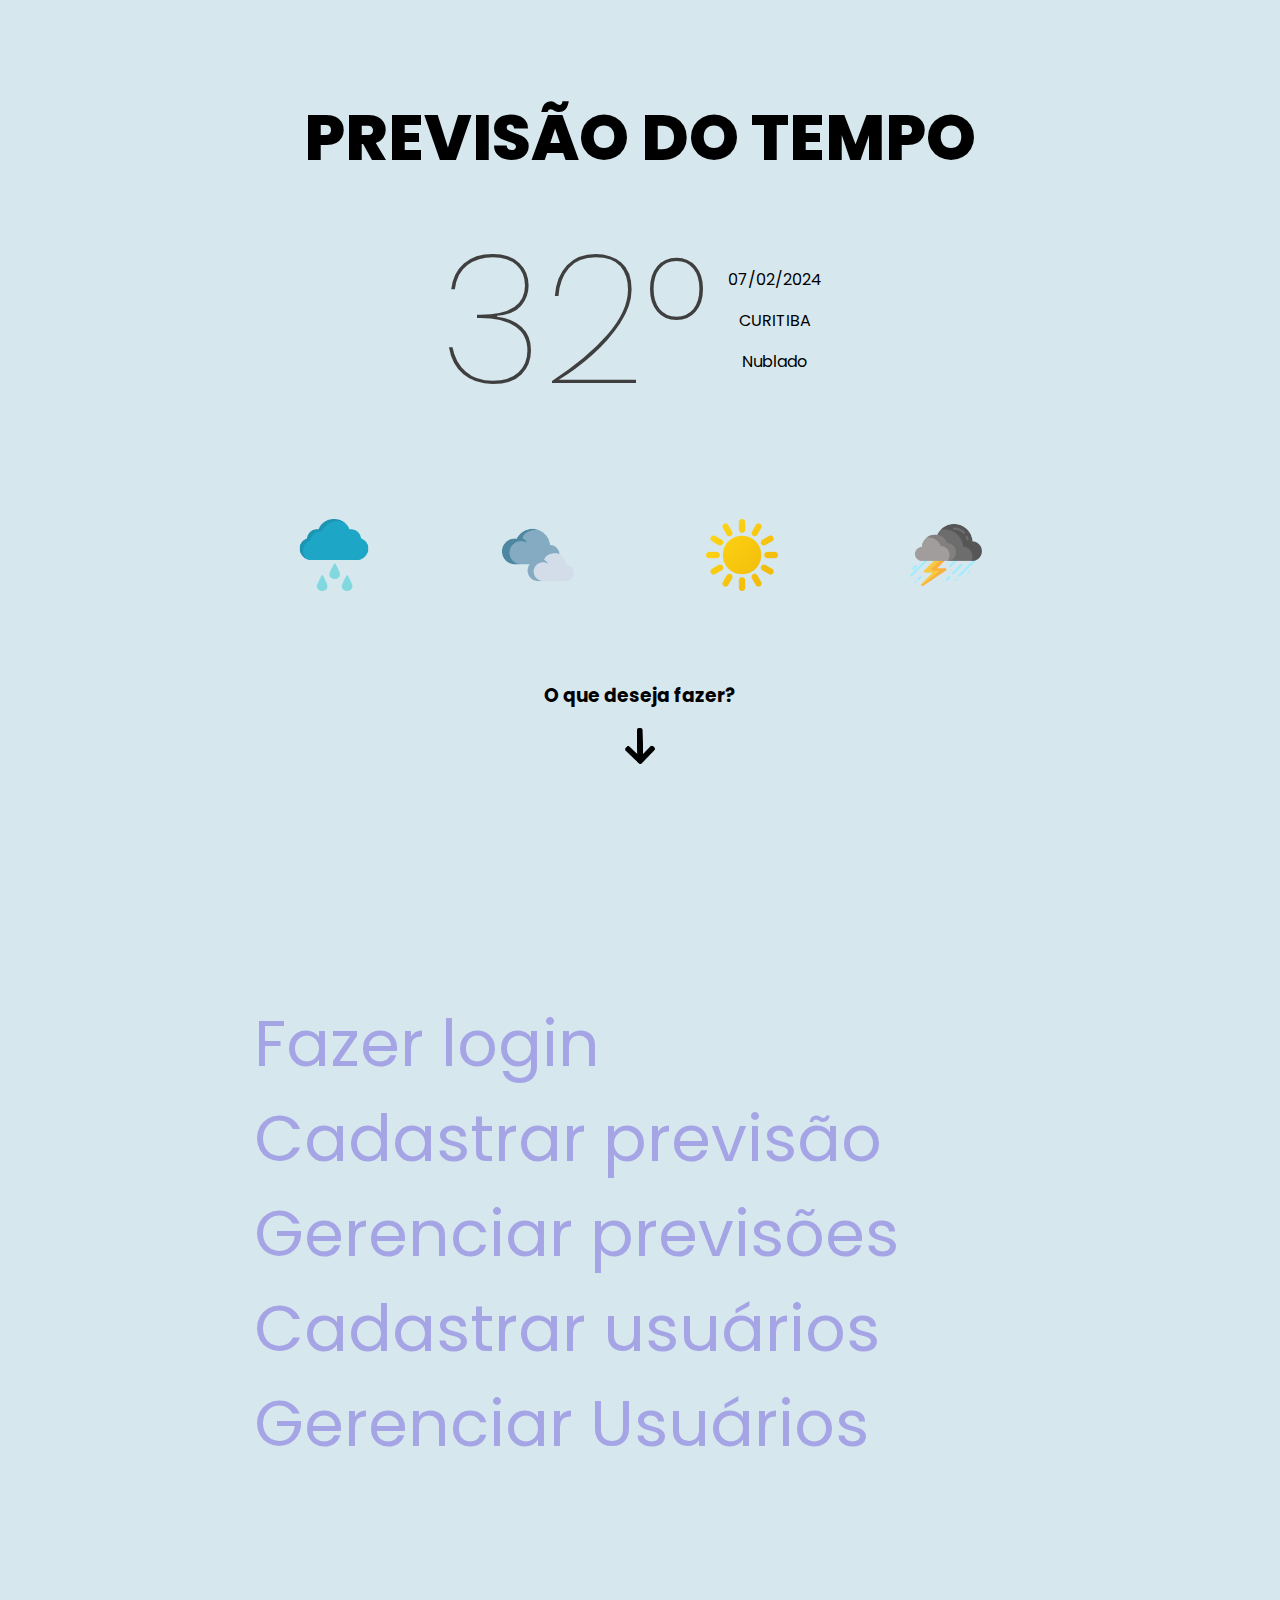
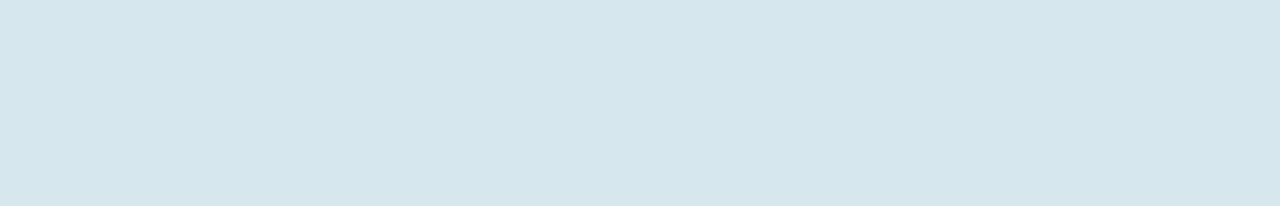
<file: front_api_tempo/home/index.html>
<!DOCTYPE html>
<html lang="en">
<head>
    <meta charset="UTF-8">
    <meta name="viewport" content="width=device-width, initial-scale=1.0">
    <title> Home </title>
    <link rel="stylesheet" href="./styles.css">
    <link rel="icon" type="image/png" sizes="16x16" href="/assets/favicon.ico">

</head>
<body>

    <main>
    <div class="container">
        <div class="texto-previsao">
            <h1 class="titulo"> PREVISÃO DO TEMPO </h3>

                <div class="cards">
                    <div class="cardContainer">
                            <p class="temperatura">32°</p>
                            <div class="card">
                                <p class="data"> 07/02/2024 </p>
                                <p class="cidade">CURITIBA</p>
                                <p class="condicao">Nublado</p>
                                
                            </div>
                          
                        </div>
                      </div>

                <div class="icones">
                    <img class="icone" src="../assets/chuvoso.png" alt="icone chuva">
                    <img class="icone" src="../assets/nublado.png" alt="ícone nublado">
                    <img class="icone" src="../assets/sol.png" alt="ícone nublado">
                    <img class="icone" src="../assets/tempestade.png" alt="ícone nublado">
                </div>  

           
                <h3 class="subtitle-text"> O que deseja fazer? </h3>
                <div class="img_seta">
                    <a href="#gerenciar"> <!-- Adicionando o ID do destino após o # -->
                        <img class="seta" src="../assets/seta-esquerda.png" alt="Voltar">
                    </a>         

            </div>
           
   
        
        <div id="gerenciar" class="links"> 
            <a href="../login/login.html"> Fazer login </a><br>
            <a href="../cadastro tempo/cadastro_tempo.html"> Cadastrar previsão </a><br>
            <a href="../gerenciamento previsao/gerenciar_previsoes.html"> Gerenciar previsões </a><br>
            <a href="../cadastro usuário/cadastro_usuario.html"> Cadastrar usuários </a><br>
            <a href="../gerenciar usuários/gerenciar_usuarios.html"> Gerenciar Usuários </a><br>
        </div>

    </main>

</body>
</html>
</file>
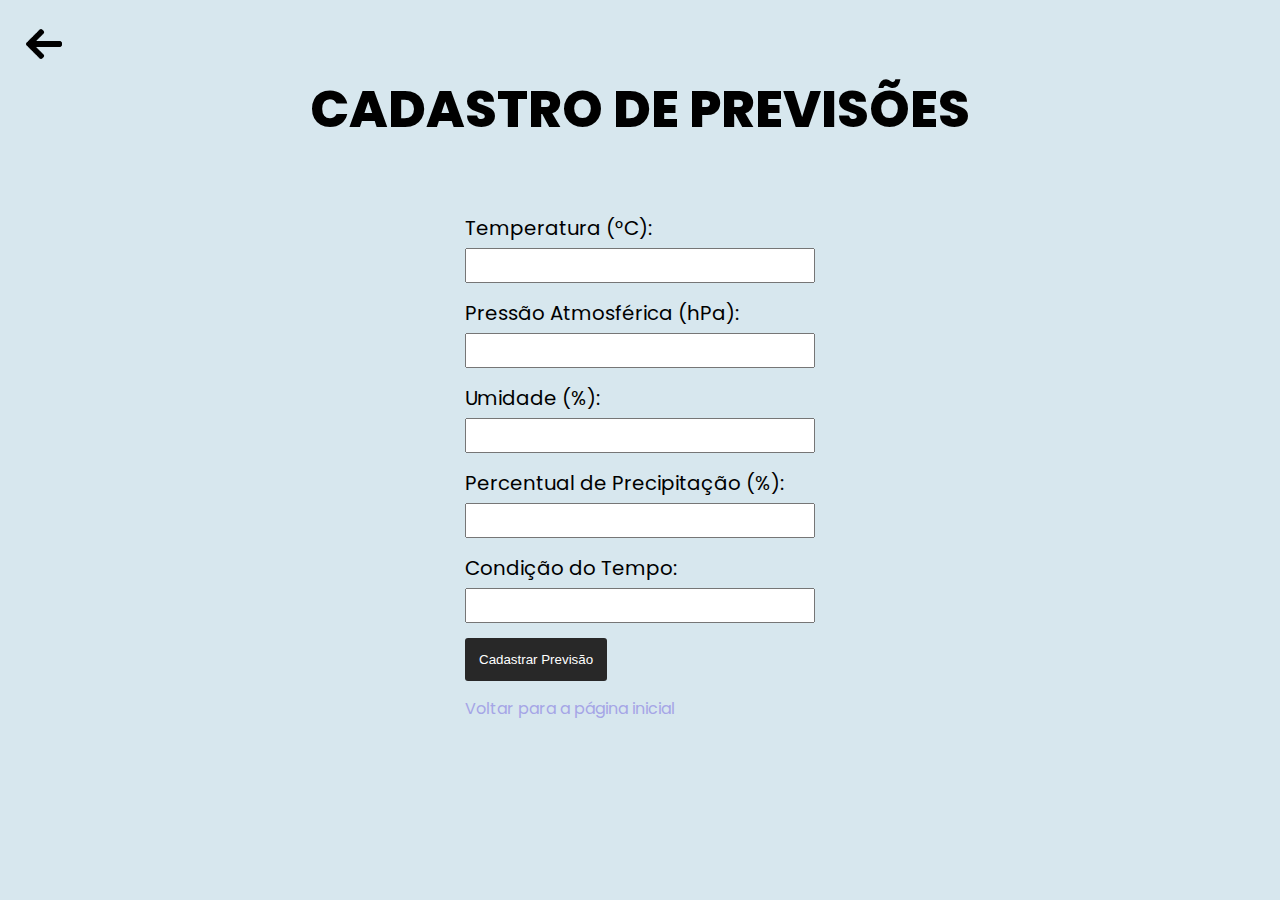
<file: front_api_tempo/cadastro tempo/cadastro_tempo.html>
<!DOCTYPE html>
<html lang="en">
<head>
    <meta charset="UTF-8">
    <meta name="viewport" content="width=device-width, initial-scale=1.0">
    <title>Cadastro de Previsão</title>
    <link rel="stylesheet" href="cadastro_tempo.css">
    <link rel="icon" type="image/png" sizes="16x16" href="/assets/favicon.ico">
</head>
<body>
  <main>
    <div class="home">
        <a href="../home/index.html#gerenciar"> <!-- Adicionando #gerenciar ao link -->
            <img class="img" src="../assets/seta-esquerda.png" alt="Voltar">
        </a>
    </div>
    
    <h2 class="titulo">CADASTRO DE PREVISÕES</h2>

    <div class="formulario">

        <div class="form-group">
            <label for="temperature">Temperatura (°C):</label>
            <input type="text" id="temperature" name="temperature" required>
        </div>

        <div class="form-group">
            <label for="pressure">Pressão Atmosférica (hPa):</label>
            <input type="text" id="pressure" name="pressure" required>
        </div>

        <div class="form-group">
            <label for="humidity">Umidade (%):</label>
            <input type="text" id="humidity" name="humidity" required>
        </div>

        <div class="form-group">
            <label for="precipitation">Percentual de Precipitação (%):</label>
            <input type="text" id="precipitation" name="precipitation" required>
        </div>

        <div class="form-group">
            <label for="weather_condition"> Condição do Tempo: </label>
            <input type="text" id="weather_condition" name="weather_condition" required>
        </div>

        <div class="form-group">
            <button type="submit">Cadastrar Previsão</button>
        </div>

        <a href="../home/index.html"> Voltar para a página inicial </a>

    </div>



  </main>  
</body>
</html>
</file>
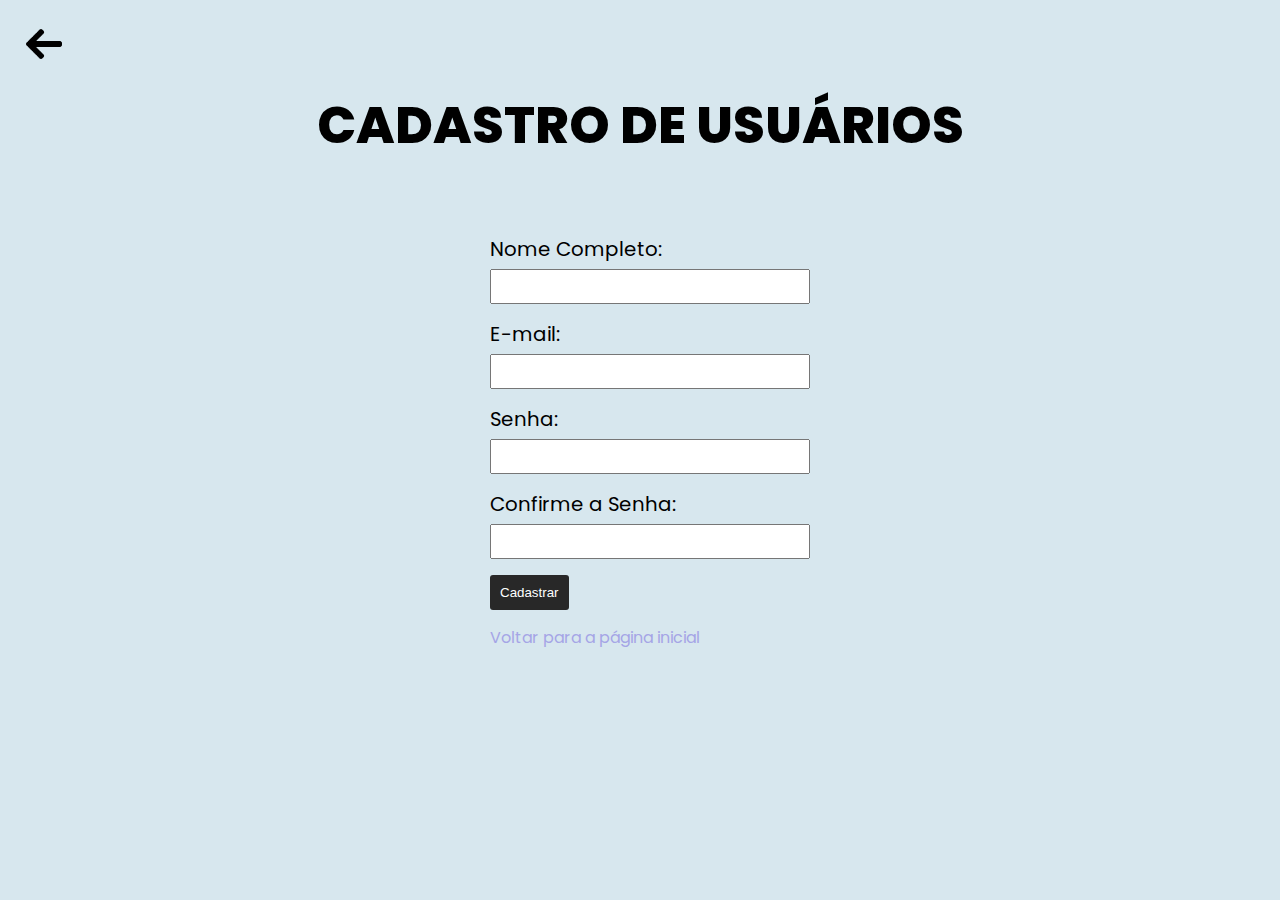
<file: front_api_tempo/cadastro usuário/cadastro_usuario.html>
<!DOCTYPE html>
<html lang="en">
<head>
    <meta charset="UTF-8">
    <meta name="viewport" content="width=device-width, initial-scale=1.0">
    <title>Cadastrar</title>
    <link rel="stylesheet" href="cadastro_usuario.css">
    <link rel="icon" type="image/png" sizes="16x16" href="/assets/favicon.ico">
    <style>
        .error-message {
            color: red;
        }
    </style>
</head>
<body>

    <main>

        <div class="home">
            <a href="../home/index.html#gerenciar"> <!-- Adicionando #gerenciar ao link -->
                <img class="img" src="../assets/seta-esquerda.png" alt="Voltar">
            </a>
        </div>

        <h2 class="titulo"> CADASTRO DE USUÁRIOS </h2>

        <div class="signup-container">

            <div class="form-group">
                <label for="fullname">Nome Completo:</label>
                <input type="text" id="fullname" name="fullname" required>
            </div>

            <div class="form-group">
                <label for="email">E-mail:</label>
                <input type="email" id="email" name="email" required>
            </div>

            <div class="form-group">
                <label for="password">Senha:</label>
                <input type="password" id="password" name="password" required>
            </div>

            <div class="form-group">
                <label for="confirm-password">Confirme a Senha:</label>
                <input type="password" id="confirm-password" name="confirm-password" required>
                <p id="password-error" class="error-message"></p>
            </div>

            <div class="form-group">
                <button type="button" onclick="validatePassword()">Cadastrar</button>
            </div>

            <a href="../home/index.html"> Voltar para a página inicial </a>

        </div>
    </main>

    <script>
        function validatePassword() {
            var password = document.getElementById("password").value;
            var confirmPassword = document.getElementById("confirm-password").value;
            var errorElement = document.getElementById("password-error");

            if (password !== confirmPassword) {
                errorElement.textContent = "As senhas não coincidem!";
            } else {
                errorElement.textContent = "";
                // Aqui você pode adicionar a lógica para enviar o formulário ou fazer outras ações
                // Exemplo: document.getElementById("signup-form").submit();
            }
        }
    </script>

</body>
</html>
</file>
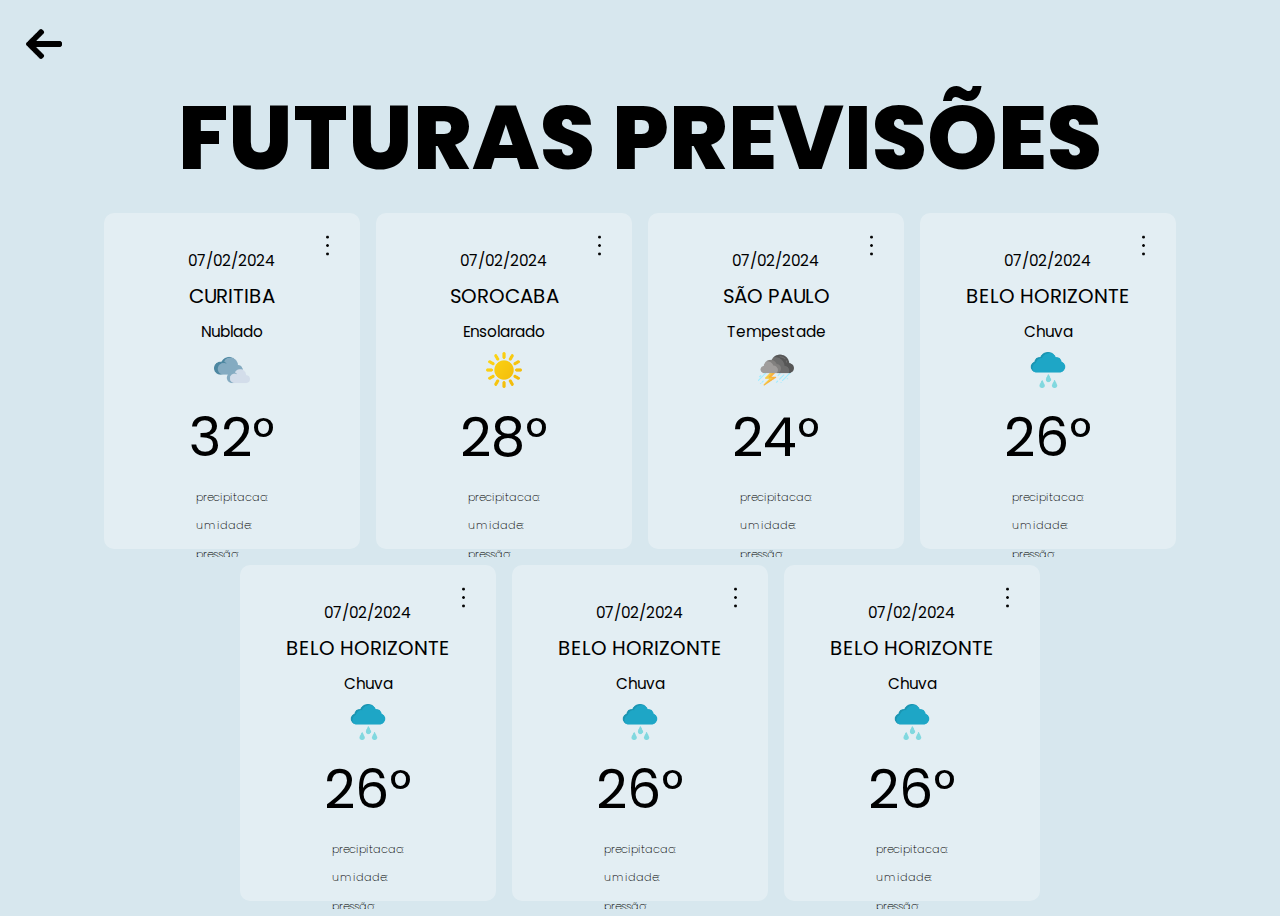
<file: front_api_tempo/gerenciamento previsao/gerenciar_previsoes.html>
<!DOCTYPE html>
<html lang="en">
<head>
    <meta charset="UTF-8">
    <meta name="viewport" content="width=device-width, initial-scale=1.0">
    <title>Gerenciamento de Previsões do Tempo</title>
    <link rel="stylesheet" href="gerenciar_previsoes.css">
    <link rel="icon" type="image/png" sizes="16x16" href="/assets/favicon.ico">
</head>
<body>

    <main>

      <div class="home">
        <a href="../home/index.html#gerenciar"> <!-- Adicionando #gerenciar ao link -->
            <img class="img" src="../assets/seta-esquerda.png" alt="Voltar">
        </a>
    </div>

        <div class="titulo"> FUTURAS PREVISÕES </div>
        <!-- CARD 1 -->
        <div class="cards">
        <div class="cardContainer">
            <div class="card">
             <img class="opcoes" src="../assets/opcoes.png" alt="botões de opções">
                <p class="data"> 07/02/2024 </p>
              <p class="cidade">CURITIBA</p>
              <p class="condicao">Nublado</p>
              <img class="img" src="../assets/nublado.png" alt="Nublado">
              <p class="temperatura">32°</p>
              <div class="outros">
                
                  <p class="precipitacao">precipitacao:</p>
                  <p class="umidade">umidade:</p>
                  <p class="pressao">pressão:</p>
              </div>
            </div>
          </div>
          
        <!-- CARD 2 -->
        <div class="cardContainer">
            <div class="card">
              <img class="opcoes" src="../assets/opcoes.png" alt="botões de opções">
                <p class="data"> 07/02/2024 </p>
              <p class="cidade">SOROCABA</p>
              <p class="condicao">Ensolarado</p>
              <img class="img" src="../assets/sol.png" alt="sol">
              <p class="temperatura">28°</p>
              <div class="outros">
                  <p class="precipitacao">precipitacao:</p>
                  <p class="umidade">umidade:</p>
                  <p class="pressao">pressão:</p>
              </div>
            </div>
          </div>

        <!-- CARD 3 -->
        <div class="cardContainer">
            <div class="card">
              <img class="opcoes" src="../assets/opcoes.png" alt="botões de opções">
                <p class="data"> 07/02/2024 </p>
              <p class="cidade">SÃO PAULO</p>
              <p class="condicao">Tempestade</p>
              <img class="img" src="../assets/tempestade.png" alt="sol">
              <p class="temperatura">24°</p>
              <div class="outros">
                  <p class="precipitacao">precipitacao:</p>
                  <p class="umidade">umidade:</p>
                  <p class="pressao">pressão:</p>
              </div>
            </div>
          </div>

        <!-- CARD 4 -->
        <div class="cardContainer">
            <div class="card">
              <img class="opcoes" src="../assets/opcoes.png" alt="botões de opções">
                <p class="data"> 07/02/2024 </p>  
              <p class="cidade"> BELO HORIZONTE</p>
              <p class="condicao">Chuva</p>
              <img class="img" src="../assets/chuvoso.png" alt="sol">
              <p class="temperatura">26°</p>
              <div class="outros">
                  <p class="precipitacao">precipitacao:</p>
                  <p class="umidade">umidade:</p>
                  <p class="pressao">pressão:</p>
              </div>
            </div>
          </div>


        <!-- CARD 5 -->
        <div class="cardContainer">
            <div class="card">
              <img class="opcoes" src="../assets/opcoes.png" alt="botões de opções">
                <p class="data"> 07/02/2024 </p>  
              <p class="cidade"> BELO HORIZONTE</p>
              <p class="condicao">Chuva</p>
              <img class="img" src="../assets/chuvoso.png" alt="sol">
              <p class="temperatura">26°</p>
              <div class="outros">
                  <p class="precipitacao">precipitacao:</p>
                  <p class="umidade">umidade:</p>
                  <p class="pressao">pressão:</p>
              </div>
            </div>
          </div>
       

        <!-- CARD 5 -->
        <div class="cardContainer">
            <div class="card">
              <img class="opcoes" src="../assets/opcoes.png" alt="botões de opções">
                <p class="data"> 07/02/2024 </p>  
              <p class="cidade"> BELO HORIZONTE</p>
              <p class="condicao">Chuva</p>
              <img class="img" src="../assets/chuvoso.png" alt="sol">
              <p class="temperatura">26°</p>
              <div class="outros">
                  <p class="precipitacao">precipitacao:</p>
                  <p class="umidade">umidade:</p>
                  <p class="pressao">pressão:</p>
              </div>
            </div>
          </div>
       
            <!-- CARD 6 -->
            <div class="cardContainer">
                <div class="card">
                  <img class="opcoes" src="../assets/opcoes.png" alt="botões de opções">
                    <p class="data"> 07/02/2024 </p>  
                  <p class="cidade"> BELO HORIZONTE</p>
                  <p class="condicao">Chuva</p>
                  <img class="img" src="../assets/chuvoso.png" alt="sol">
                  <p class="temperatura">26°</p>
                  <div class="outros">
                      <p class="precipitacao">precipitacao:</p>
                      <p class="umidade">umidade:</p>
                      <p class="pressao">pressão:</p>
                  </div>
                </div>
              </div>
          
       
    </main>
</body>
</html>
</file>
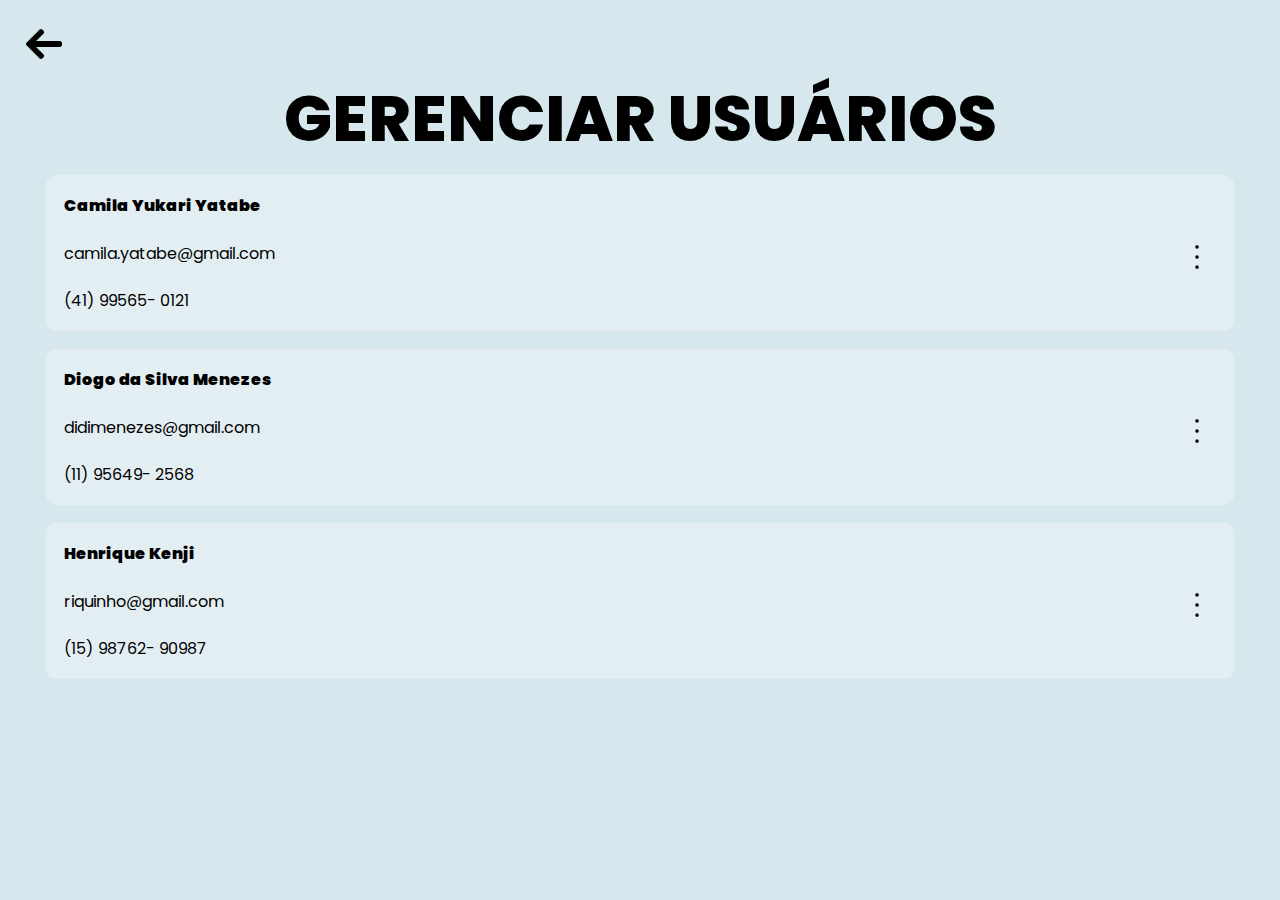
<file: front_api_tempo/gerenciar usuários/gerenciar_usuarios.html>
<!DOCTYPE html>
<html lang="en">
<head>
    <meta charset="UTF-8">
    <meta name="viewport" content="width=device-width, initial-scale=1.0">
    <title>Gerenciar Usuários</title>
    <link rel="stylesheet" href="../gerenciar usuários/gerenciar_usuarios.css">
</head>
<body>
    <main>

        <!-- VOLTAR PARA PÁGINA INICIAL -->
        <div class="home">
            <a href="../home/index.html">
                <img class="img" src="../assets/seta-esquerda.png" alt="Voltar">
            </a>
        </div>

        <!-- TITULO GERENCIAR USUÁRIOS -->
        <div class="titulo">
            <p class="titulo"> GERENCIAR USUÁRIOS</p>
        </div>
        
         <!-- CARD 1 -->
         <div class="cards">
                <div class="card">
                 <img class="opcoes" src="../assets/opcoes.png" alt="botões de opções">
                  <p class="texto" id="nome">Camila Yukari Yatabe</p>
                  <p class="texto">camila.yatabe@gmail.com</p>
                  <p class="texto">(41) 99565- 0121</p>
    
              </div>

         <!-- CARD 1 -->
         <div class="cards">
                <div class="card">
                 <img class="opcoes" src="../assets/opcoes.png" alt="botões de opções">
                  <p class="texto" id="nome"> Diogo da Silva Menezes</p>
                  <p class="texto">didimenezes@gmail.com</p>
                  <p class="texto">(11) 95649- 2568</p>
              </div>

         <!-- CARD 1 -->
         <div class="cards">
                <div class="card">
                 <img class="opcoes" src="../assets/opcoes.png" alt="botões de opções">
                  <p class="texto" id="nome">Henrique Kenji</p>
                  <p class="texto">riquinho@gmail.com</p>
                  <p class="texto">(15) 98762- 90987</p>
              </div>

        
    </main>
    
</body>
</html>
</file>
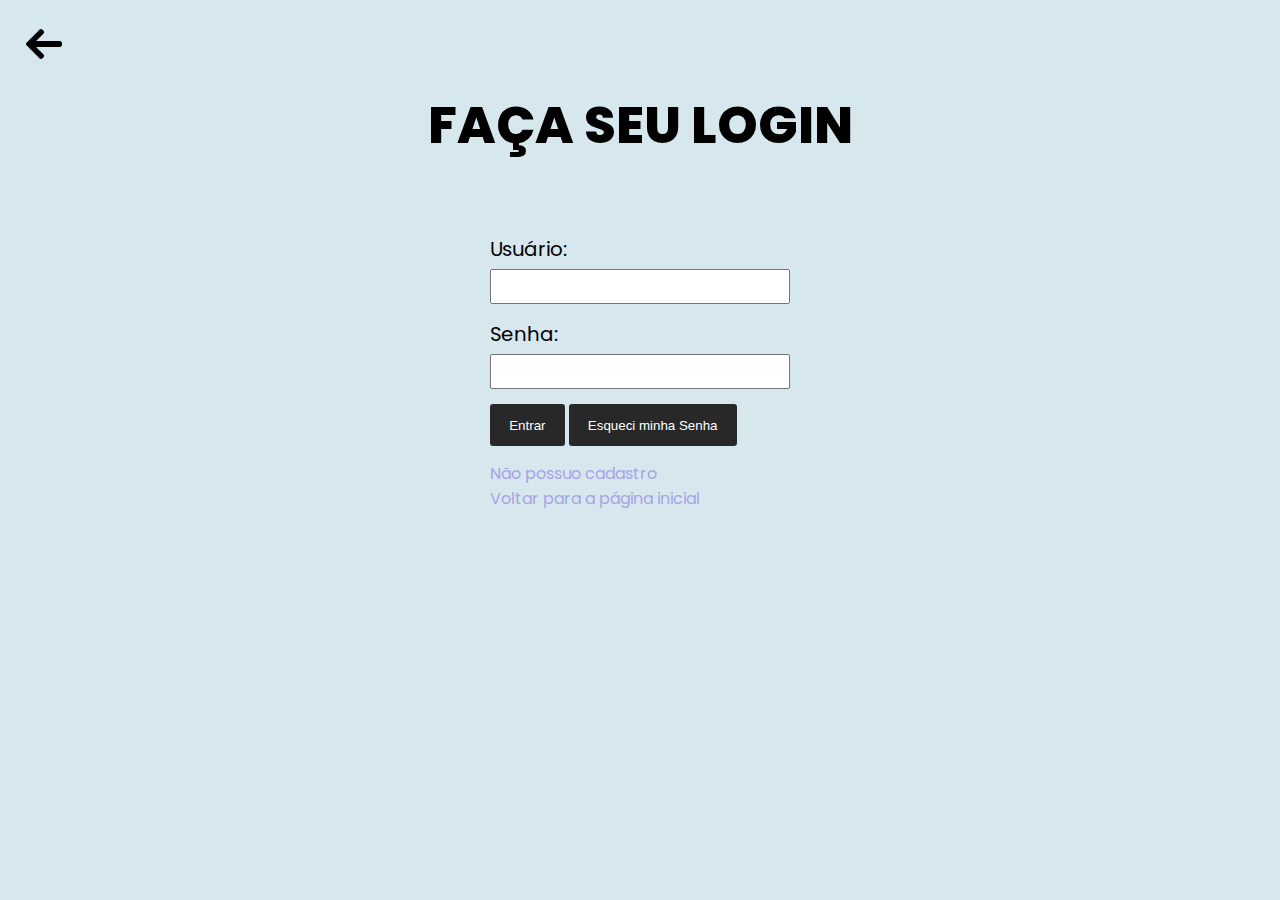
<file: front_api_tempo/login/login.html>
<!DOCTYPE html>
<html lang="en">
<head>
    <meta charset="UTF-8">
    <meta name="viewport" content="width=device-width, initial-scale=1.0">
    <title> Login  </title>
    <link rel="stylesheet" href="login.css">
    <link rel="icon" type="image/png" sizes="16x16" href="/assets/favicon.ico">
</head>
<body>
    
    <div class="home">
        <a href="../home/index.html#gerenciar"> <!-- Adicionando #gerenciar ao link -->
            <img class="img" src="../assets/seta-esquerda.png" alt="Voltar">
        </a>
    </div>

    <h2 class="titulo">FAÇA SEU LOGIN</h2>
    
    <div class="login-container">

        <div class="form-group">
            <label for="username">Usuário:</label>
            <input type="text" id="username" name="username" required>
        </div>

        <div class="form-group">
            <label for="password">Senha:</label>
            <input type="password" id="password" name="password" required>
        </div>

        <div class="form-group">
            <button type="submit">Entrar</button>
            <button type="button" class="forgot-password">Esqueci minha Senha</button>
        </div>

        <div>
            <a href="../cadastro usuário/cadastro_usuario.html"> Não possuo cadastro</a>
        </div>

        <a href="../home/index.html"> Voltar para a página inicial </a>

    </div>

</body>
</html>
</file>
<file: front_api_tempo/home/styles.css>
@import url('https://fonts.googleapis.com/css2?family=Poppins&display=swap');

html{
    scroll-behavior: smooth;
}

body{
font-family: "Poppins", sans-serif;
font-weight: 400;
font-style: normal;
background-color: rgb(215, 231, 238);
justify-content: center;
justify-self: center;
align-items: center;


}

.links a {
    margin-right: 20px;
    margin-left: 20px;
    color: rgb(165, 165, 230);
    transition: 0.2s;
    text-decoration: none;
}

.links{
    text-align: justify;
    align-items: center;
    font-size: 5vw;
    height: 90vh;
    margin-top: 25vh;    
}

.links a:visited {
    color: black; 
}


.links a:hover {
    color: #84ABC1;
    transition: 0.2s;
}

.texto-previsao {
    text-align: center;
    align-items: center; 
    justify-content: center; 
    height: 100vh; 
}

.container{
    align-items: center; 

}
.main{
    align-items: center; 
    height: 100vh; 
}
.titulo{
    text-align: center;
    font-size: 5vw;
    font-weight: 800;
    margin: 0;
    margin-top: 10vh;

}
.icones{
    text-align: center;
    max-width: 100;
    margin: 0;
}

.icone{
    max-width: 8vw;
    max-height: 8vh;
    padding: 5vw;
    margin: 0;
  }

  .seta{
    max-width: 4vw;
    max-height: 4vh;
    transform: rotate(269deg);
  }

  .home{
    padding: 1vh;
}

.img{
    max-width: 4vw;
    max-height: 4vh;
    padding: 1vh;
}

.cardContainer {
    align-items: center;
    justify-content: center;
    display: flex;
    flex-direction: row;

}

.card {
position: relative;
align-items: center;
padding: 1.5vw;

}

.temperatura{
    font-size: 20vh;
    font-weight: 100;
    margin: 0;
    color: rgb(63, 63, 63);
}
</file>
<file: front_api_tempo/cadastro tempo/cadastro_tempo.css>
@import url('https://fonts.googleapis.com/css2?family=Poppins&display=swap');

body{
font-family: "Poppins", sans-serif;
font-weight: 400;
font-style: normal;
background-color: rgb(215, 231, 238);
}

.formulario {
width: 350px;
margin: auto;
margin-top: 5vh;
padding: 20px;
border-radius: 5px;
}
.form-group {
margin-bottom: 15px;
}
.form-group label {
display: block;
margin-bottom: 5px;
font-size: 2.2vh;
}
.form-group input {
width: 100%;
padding: 8px;
box-sizing: border-box;
}
.form-group button {
background-color: rgb(40, 40, 40);
color: white;
padding: 14px;
border: none;
border-radius: 3px;
cursor: pointer;
transition: 0.2s;
}
.form-group button:hover {
background-color:  #84ABC1;

}

a {
color: rgb(165, 165, 230);
transition: 0.2s;
text-decoration: none;
}

a{
text-align: center;
align-items: center;
}

a:visited {
color: black; 
}


a:hover {
color:#84ABC1;
transition: 0.2s;
}

.home{
padding: 1vh;
max-width: 5vw;
max-height: 5vh;
}

.img{
max-width: 4vw;
max-height: 4vh;
padding: 1vh;
}
.main{
display: flex;
flex-direction: column;
align-items: center;
}
.titulo{
position: relative;
text-align: center;
font-size: 4vw;
font-weight: 800;
margin: 0;
padding: 0;
}
</file>
<file: front_api_tempo/cadastro usuário/cadastro_usuario.css>
@import url('https://fonts.googleapis.com/css2?family=Poppins&display=swap');

body{
font-family: "Poppins", sans-serif;
font-weight: 400;
font-style: normal;
background-color: rgb(215, 231, 238);
}

.signup-container {
width: 300px;
margin: auto;
margin-top: 50px;
padding: 20px;
align-items: center;
}
.form-group {
margin-bottom: 15px;
}
.form-group label {
display: block;
margin-bottom: 5px;
font-size: 2.2vh;
}
.form-group input {
width: 100%;
padding: 8px;

}
.form-group button {
background-color: rgb(40, 40, 40);
color: white;
padding: 10px;
cursor: pointer;
transition: 0.2s;
}
.form-group button:hover {
background-color: #84ABC1;
color: black; 
transition: 0.2s;
}

a {
color: rgb(165, 165, 230);
transition: 0.2s;
text-decoration: none;
}

a{
text-align: center;
align-items: center;
}

a:visited {
color: black; 
}


a:hover {
color:  #84ABC1;
transition: 0.2s;
}

.form-group button {
background-color: rgb(40, 40, 40);
color: white;
padding: 10px;
border: none;
border-radius: 3px;
cursor: pointer;
transition: 0.2s;
}

.home{
padding: 1vh;
}

.img{
max-width: 4vw;
max-height: 4vh;
padding: 1vh;
}

.titulo{
position: relative;
text-align: center;
font-size: 4vw;
font-weight: 800;
margin: 0;
padding: 0;
}
</file>
<file: front_api_tempo/gerenciamento previsao/gerenciar_previsoes.css>
@import url('https://fonts.googleapis.com/css2?family=Poppins&display=swap');

body{
font-family: "Poppins", sans-serif;
font-weight: 400;
font-style: normal;
background-color: rgb(215, 231, 238);
max-width: 100vw;
max-height: 100vh;
} 

/* .cardContainer {
  max-width: 100%;
  overflow-x: auto;
  position: relative;
  display: flex;  
  justify-content: flex-start;
  transition: 0.4s; 
  border-radius: 0.7rem;
  transition: 0.4s;
  backdrop-filter: blur(20px);
  border-radius: 0.7rem;
  flex-wrap: wrap;

} */

.cardContainer{
display: flex;
flex-wrap: wrap; 
justify-content: flex-start;
max-width:100vw;
overflow-x:hidden;
}
.card {
  position: relative;
  width: 220px;
  max-width: 220px;
  height: 300px;
  display: flex;
  flex-direction: column;
  align-items: center;
  justify-content: space-between;
  border-radius: 10px;
  background-color: rgba(255, 255, 255, 0.308);
  margin: 8px;
  padding: 2vh;

}

.city {
  font-weight: 700;
  font-size: 0.9em;
  letter-spacing: 1.2px;
  color: white;
}

.weather {
  font-weight: 500;
  font-size: 0.7em;
  letter-spacing: 1.2px;
  color: rgb(197, 197, 197);
}

.temp {
  font-size: 1.8em;
  color: white;
}

.outros{
  font-size: 0.7em;
  font-weight: 200;
  color: rgb(0, 0, 0);
}

.cards{
  display: flex;
  justify-content:center;
  align-items: center;
  flex-wrap: wrap; 

}

.main{
  display: flex;
  flex-direction: column;
  align-items: center;
  width: 100%;
}

.img {
  max-width: 4vw;
  max-height: 4vh;
  padding: 2vh;
}

.temperatura{
  font-size:6vh;
  margin:0;
}

.condicao{
  font-size: 1.7vh;
  margin: 0;
}

.cidade{
  font-size: 2.2vh;
  margin: 0;
  padding: 1vh;
}

.data{
  font-size: 1.7vh;
  margin: 0;
  padding-top: 2vh;
}

.titulo{
  text-align: center;
  font-size: 7vw;
  font-weight: 800;
  margin: 0;
  padding: 0;
}

.home{
padding: 1vh;
max-width: 5vw;
max-height: 5vh;
}

.img{
max-width: 4vw;
max-height: 4vh;
padding: 1vh;
}

.opcoes {
position: absolute;
top: 0;
right: 0;
margin-top: 10px;
margin-right: 10px;
max-width: 5vw;
max-height: 5vh;
}
</file>
<file: front_api_tempo/gerenciar usuários/gerenciar_usuarios.css>
@import url('https://fonts.googleapis.com/css2?family=Poppins&display=swap');

body{
font-family: "Poppins", sans-serif;
font-weight: 400;
font-style: normal;
background-color: rgb(215, 231, 238);
max-width: 100vw;
max-height: 100vh;
} 

.home{
padding: 1vh;
max-width: 5vw;
max-height: 5vh;
}

.titulo{
position: relative;
text-align: center;
font-size: 5vw;
font-weight: 800;
margin: 0;
padding: 0;
}

/* .cards{
max-width: 100%;
display: flex;
flex-direction: row;
justify-content:flex-start;
margin-bottom: 1vh;
margin-left: 1vw;
margin-right: 1vw;
flex-wrap: wrap;

} */

.cards{
display: flex;
flex-direction: column;  
justify-content:center;
align-items: center;
}

.card {
position: relative;
width: 90vw;
height: 120px;
display: flex;
flex-direction: column;
justify-content: space-between;
border-radius: 10px;
background-color: rgba(255, 255, 255, 0.308);
margin: 1vh;  
padding: 2vh;
text-align: justify;

}

.texto {
font-size: 1em;
color: rgb(0, 0, 0);
margin: 0%;
padding: 0%;
text-align: justify;

}

#nome{
font-weight: 900;
}

.img{
max-width: 4vw;
max-height: 4vh;
padding: 1vh;
}

.opcoes {
position: absolute;
top: 0;
right: 0;
margin-top: 55px;
margin-right: 10px;
max-width: 6vw;
max-height: 6vh;
}
</file>
<file: front_api_tempo/login/login.css>
@import url('https://fonts.googleapis.com/css2?family=Poppins&display=swap');

body{
font-family: "Poppins", sans-serif;
font-weight: 400;
font-style: normal;
background-color: rgb(215, 231, 238);
}

.login-container {
    width: 300px;
    margin: auto;
    margin-top: 50px;
    padding: 20px;
    border-radius: 5px;
}
.form-group {
    margin-bottom: 15px;
}
.form-group label {
    display: block;
    margin-bottom: 5px;
    font-size: 2.2vh;
}
.form-group input {
    width: 100%;
    padding: 8px;
    box-sizing: border-box;
}
.form-group button {
    background-color:  #84ABC1;
    color: white;
    padding: 10px;
    border: none;
    border-radius: 3px;
    cursor: pointer;
}

a {
    color: rgb(165, 165, 230);
    transition: 0.2s;
    text-decoration: none;
}

a{
    text-align: center;
    align-items: center;
}

a:visited {
    color: black; 
}


a:hover {
    color:  #84ABC1;
    transition: 0.2s;
}

.form-group button {
    background-color: rgb(40, 40, 40);
    color: white;
    padding-top: 1.5vh;
    padding-bottom:  1.5vh;
    padding-left:  1.5vw;
    padding-right:  1.5vw;
    border: none;
    border-radius: 3px;
    cursor: pointer;
    transition: 0.2s;
}
.form-group button:hover {
    background-color:  #84ABC1;
}

.home{
    padding: 1vh;
}

.img{
    max-width: 4vw;
    max-height: 4vh;
    padding: 1vh;
}

.titulo{
    position: relative;
    text-align: center;
    font-size: 4vw;
    font-weight: 800;
    margin: 0;
    padding: 0;
    }
</file>
